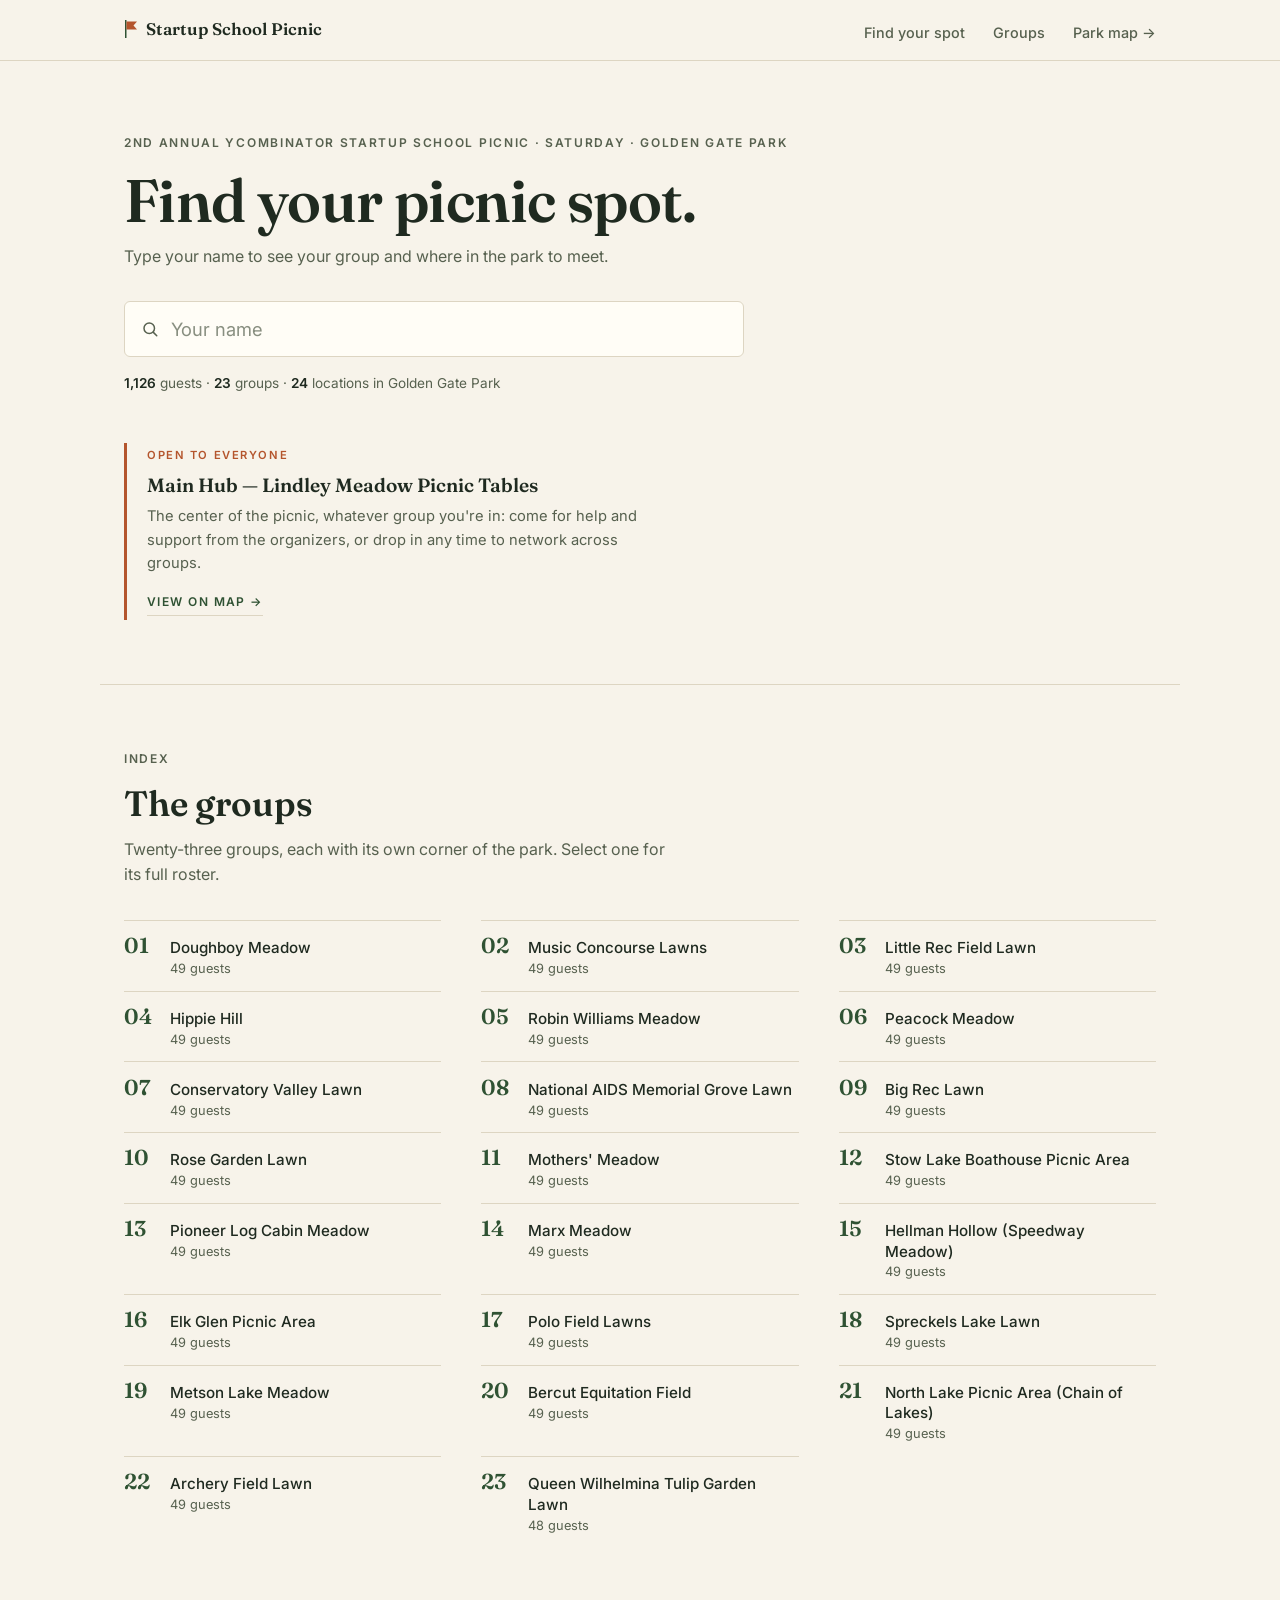
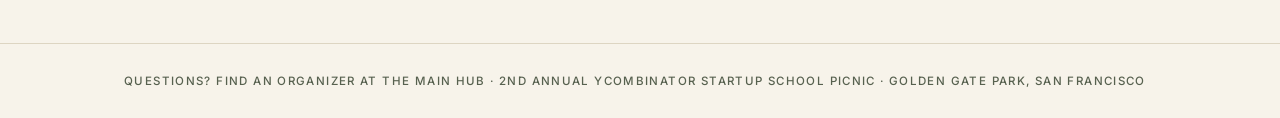
<file: index.html>
<!DOCTYPE html>
<html lang="en">
<head>
  <meta charset="UTF-8">
  <meta name="viewport" content="width=device-width, initial-scale=1.0">
  <meta name="color-scheme" content="light dark">
  <title>2nd Annual YCombinator Startup School Picnic</title>
  <link rel="preconnect" href="https://fonts.googleapis.com">
  <link rel="preconnect" href="https://fonts.gstatic.com" crossorigin>
  <link rel="stylesheet" href="https://fonts.googleapis.com/css2?family=Fraunces:opsz,wght@9..144,400;9..144,600;9..144,700&family=Inter:wght@400;500;600&display=swap">
  <link rel="stylesheet" href="./assets/styles.css">
  <link rel="icon" href="data:image/svg+xml,%3Csvg xmlns='http://www.w3.org/2000/svg' viewBox='0 0 100 100'%3E%3Crect x='24' y='8' width='7' height='84' fill='%232f5233'/%3E%3Cpath d='M31 14h50L66 33l15 19H31z' fill='%23b4552d'/%3E%3C/svg%3E">
</head>
<body>

  <header class="site-header">
    <nav class="nav" aria-label="Main navigation">
      <a class="nav-brand" href="./index.html">
        <svg class="nav-brand-mark" aria-hidden="true" width="14" height="18" viewBox="0 0 14 18" fill="none">
          <rect x="1" y="0" width="1.5" height="18" fill="currentColor"/>
          <path d="M2.5 1.5h10.5L9.5 5.5l3.5 4H2.5z" fill="var(--clay)"/>
        </svg>
        <span>Startup School Picnic</span>
      </a>
      <div class="nav-links">
        <a class="nav-link" href="#find">Find your spot</a>
        <a class="nav-link" href="#groups">Groups</a>
        <a class="nav-link" href="./map.html">Park map <span aria-hidden="true">&rarr;</span></a>
      </div>
    </nav>
  </header>

  <main>
    <!-- Guest lookup -->
    <section class="section section-find" id="find" aria-labelledby="find-heading">
      <p class="eyebrow">2nd Annual YCombinator Startup School Picnic &middot; Saturday &middot; Golden Gate Park</p>
      <h1 class="display" id="find-heading">Find your picnic spot.</h1>
      <p class="lede">Type your name to see your group and where in the park to meet.</p>

      <div class="search-wrap">
        <div class="search-box">
          <span class="search-icon" aria-hidden="true">
            <svg width="18" height="18" viewBox="0 0 24 24" fill="none" stroke="currentColor" stroke-width="2" stroke-linecap="round" stroke-linejoin="round"><circle cx="11" cy="11" r="7"/><line x1="21" y1="21" x2="16.5" y2="16.5"/></svg>
          </span>
          <input
            id="guest-search"
            class="search-input"
            type="search"
            placeholder="Your name"
            autocomplete="off"
            spellcheck="false"
            role="combobox"
            aria-expanded="false"
            aria-controls="search-results"
            aria-autocomplete="list"
            aria-label="Search guest names">
        </div>
        <ul class="search-results" id="search-results" role="listbox" aria-label="Matching guests" hidden></ul>
      </div>

      <p class="statline"><span id="stat-guests">1,126</span> guests &middot; <span id="stat-groups">23</span> groups &middot; <span id="stat-locations">24</span> locations in Golden Gate Park</p>

      <div class="guest-card-slot" id="guest-card-slot" aria-live="polite"></div>

      <aside class="hub-note" aria-label="Main Hub information">
        <p class="hub-note-label">Open to everyone</p>
        <p class="hub-note-title">Main Hub &mdash; Lindley Meadow Picnic Tables</p>
        <p class="hub-note-text">The center of the picnic, whatever group you're in: come for help and support from the organizers, or drop in any time to network across groups.</p>
        <a class="action" href="./map.html?loc=main">View on map <span aria-hidden="true">&rarr;</span></a>
      </aside>
    </section>

    <!-- Groups browser -->
    <section class="section" id="groups" aria-labelledby="groups-heading">
      <p class="eyebrow">Index</p>
      <h2 class="section-title" id="groups-heading">The groups</h2>
      <p class="lede">Twenty-three groups, each with its own corner of the park. Select one for its full roster.</p>
      <div class="groups-grid" id="groups-grid"></div>
    </section>
  </main>

  <!-- Group roster modal -->
  <div class="modal-overlay" id="group-modal" hidden>
    <div class="modal" role="dialog" aria-modal="true" aria-labelledby="modal-title">
      <button class="modal-close" id="modal-close" type="button" aria-label="Close">&times;</button>
      <div class="modal-body" id="modal-body"></div>
    </div>
  </div>

  <footer class="site-footer">
    <p class="footer-line">Questions? Find an organizer at the Main Hub &middot; 2nd Annual YCombinator Startup School Picnic &middot; Golden Gate Park, San Francisco</p>
  </footer>

  <!-- Data files (generated separately; page degrades gracefully if absent) -->
  <script src="./data/groups.data.js"></script>
  <script src="./data/locations.data.js"></script>
  <script src="./data/assignments.data.js"></script>
  <script src="./assets/app.js"></script>
</body>
</html>
</file>
<file: assets/styles.css>
/* ============================================================
   Startup School Picnic — main site
   Editorial field-guide styling. Fraunces display / Inter UI.
   ============================================================ */

/* The hidden attribute must always win, even over display rules like
   .modal-overlay's display:flex — otherwise the empty modal shows on load. */
[hidden] { display: none !important; }

:root {
  --paper: #f7f3ea;
  --ink: #1f2a20;
  --ink-2: #57614f;
  --pine: #2f5233;
  --pine-deep: #24402a;
  --clay: #b4552d;
  --line: #ddd5c2;
  --card: #fffdf6;

  --font-display: "Fraunces", Georgia, "Times New Roman", serif;
  --font-ui: "Inter", -apple-system, BlinkMacSystemFont, "Segoe UI", Roboto, sans-serif;

  --shadow: 0 2px 10px rgba(31, 42, 32, 0.07);
  --r-sm: 6px;
  --r-lg: 10px;
  --measure: 1080px;
}

@media (prefers-color-scheme: dark) {
  :root {
    --paper: #171a15;
    --ink: #e8e4d8;
    --ink-2: #a3a894;
    --pine: #7fae86;
    --pine-deep: #9cc4a2;
    --clay: #d97b4f;
    --line: #33382d;
    --card: #1f231c;
    --shadow: 0 2px 10px rgba(0, 0, 0, 0.35);
  }
}

* { box-sizing: border-box; }

html { scroll-behavior: smooth; }

body {
  margin: 0;
  font-family: var(--font-ui);
  font-size: 16px;
  background: var(--paper);
  color: var(--ink);
  line-height: 1.6;
  -webkit-font-smoothing: antialiased;
}

a { color: var(--pine); }

:focus-visible {
  outline: 2px solid var(--pine);
  outline-offset: 2px;
  border-radius: 2px;
}

::selection { background: var(--pine); color: var(--paper); }

/* ---------- Shared editorial devices ---------- */

.eyebrow {
  margin: 0 0 1rem;
  font-size: 0.75rem;
  font-weight: 600;
  text-transform: uppercase;
  letter-spacing: 0.14em;
  color: var(--ink-2);
}

.lede {
  margin: 0 0 2rem;
  color: var(--ink-2);
  max-width: 34rem;
}

.action {
  display: inline-block;
  font-family: var(--font-ui);
  font-size: 0.75rem;
  font-weight: 600;
  text-transform: uppercase;
  letter-spacing: 0.12em;
  color: var(--pine);
  background: none;
  border: none;
  padding: 0.25rem 0;
  cursor: pointer;
  text-decoration: none;
  border-bottom: 1px solid var(--line);
  transition: color 0.15s ease, border-color 0.15s ease;
}

.action:hover {
  color: var(--clay);
  border-bottom-color: var(--clay);
}

/* ---------- Header ---------- */

.site-header {
  border-bottom: 1px solid var(--line);
}

.nav {
  max-width: var(--measure);
  margin: 0 auto;
  padding: 1rem 1.5rem;
  display: flex;
  align-items: baseline;
  justify-content: space-between;
  gap: 1rem;
  flex-wrap: wrap;
}

.nav-brand {
  display: inline-flex;
  align-items: center;
  gap: 0.5rem;
  font-family: var(--font-display);
  font-weight: 600;
  font-size: 1.05rem;
  color: var(--ink);
  text-decoration: none;
}

.nav-brand-mark { color: var(--pine); flex-shrink: 0; }

.nav-links {
  display: flex;
  align-items: baseline;
  gap: 1.75rem;
  flex-wrap: wrap;
}

.nav-link {
  color: var(--ink-2);
  text-decoration: none;
  font-weight: 500;
  font-size: 0.9rem;
  transition: color 0.15s ease;
}

.nav-link:hover { color: var(--pine); }

/* ---------- Sections ---------- */

.section {
  max-width: var(--measure);
  margin: 0 auto;
  padding: 4rem 1.5rem;
}

.section + .section,
main .section:nth-of-type(n+2) {
  border-top: 1px solid var(--line);
}

.section-find { padding-top: 4.5rem; }

.display {
  margin: 0 0 0.75rem;
  font-family: var(--font-display);
  font-optical-sizing: auto;
  font-size: clamp(2.4rem, 6vw, 3.75rem);
  line-height: 1.05;
  font-weight: 600;
  letter-spacing: -0.01em;
  color: var(--ink);
}

.section-title {
  margin: 0 0 0.75rem;
  font-family: var(--font-display);
  font-optical-sizing: auto;
  font-size: clamp(1.6rem, 3.5vw, 2.2rem);
  line-height: 1.15;
  font-weight: 600;
  color: var(--ink);
}

/* ---------- Search ---------- */

.search-wrap {
  position: relative;
  max-width: 620px;
}

.search-box {
  display: flex;
  align-items: center;
  gap: 0.75rem;
  background: var(--card);
  border: 1px solid var(--line);
  border-radius: var(--r-sm);
  padding: 0 1rem;
  transition: border-color 0.15s ease;
}

.search-box:focus-within { border-color: var(--pine); }

.search-icon { color: var(--ink-2); display: inline-flex; }

.search-input {
  flex: 1;
  border: none;
  outline: none;
  background: transparent;
  font-family: var(--font-ui);
  font-size: 1.15rem;
  padding: 1rem 0;
  color: var(--ink);
  min-width: 0;
}

.search-input::placeholder { color: var(--ink-2); opacity: 0.7; }

.search-input::-webkit-search-cancel-button { -webkit-appearance: none; }

.search-results {
  position: absolute;
  z-index: 30;
  top: calc(100% + 0.5rem);
  left: 0;
  right: 0;
  margin: 0;
  padding: 0.25rem;
  list-style: none;
  background: var(--card);
  border: 1px solid var(--line);
  border-radius: var(--r-sm);
  box-shadow: var(--shadow);
  max-height: 22rem;
  overflow-y: auto;
}

.search-result {
  display: flex;
  align-items: baseline;
  justify-content: space-between;
  gap: 0.75rem;
  width: 100%;
  border: none;
  background: transparent;
  font-family: var(--font-ui);
  font-size: 0.95rem;
  text-align: left;
  padding: 0.6rem 0.75rem;
  border-radius: 4px;
  cursor: pointer;
  color: var(--ink);
}

.search-result:hover,
.search-result[aria-selected="true"] {
  background: var(--paper);
  color: var(--pine-deep);
}

.search-result mark {
  background: transparent;
  color: var(--clay);
  font-weight: 600;
}

.search-result-meta {
  color: var(--ink-2);
  font-size: 0.8rem;
  white-space: nowrap;
}

.search-empty {
  padding: 0.8rem 1rem;
  color: var(--ink-2);
  font-size: 0.9rem;
}

/* ---------- Stat line ---------- */

.statline {
  margin: 1rem 0 0;
  font-size: 0.85rem;
  color: var(--ink-2);
}

.statline span { font-weight: 600; color: var(--ink); }

/* ---------- Guest card ---------- */

.guest-card-slot { max-width: 620px; }

.guest-card {
  margin-top: 2rem;
  background: var(--card);
  border: 1px solid var(--line);
  border-radius: var(--r-lg);
  padding: 1.75rem 2rem 1.5rem;
  box-shadow: var(--shadow);
  animation: card-in 0.25s ease;
}

@keyframes card-in {
  from { opacity: 0; transform: translateY(4px); }
  to   { opacity: 1; transform: translateY(0); }
}

.guest-card-name {
  margin: 0 0 1.25rem;
  padding-bottom: 1rem;
  border-bottom: 1px solid var(--line);
  font-size: 0.95rem;
  font-weight: 500;
  color: var(--ink-2);
}

.guest-card-name strong { color: var(--ink); font-weight: 600; }

/* Location leads the card — biggest thing on it */
.guest-card-loc-label {
  margin: 0 0 0.35rem;
  font-size: 0.7rem;
  font-weight: 600;
  text-transform: uppercase;
  letter-spacing: 0.14em;
  color: var(--clay);
}

.guest-card-loc-name {
  margin: 0 0 0.5rem;
  font-family: var(--font-display);
  font-optical-sizing: auto;
  font-size: clamp(1.5rem, 4vw, 2rem);
  line-height: 1.15;
  font-weight: 600;
  color: var(--ink);
}

.guest-card-loc-desc {
  margin: 0 0 1.25rem;
  font-size: 0.92rem;
  color: var(--ink-2);
}

.guest-card-actions {
  display: flex;
  gap: 1.75rem;
  flex-wrap: wrap;
  padding-top: 0.25rem;
}

/* ---------- Main Hub note ---------- */

.hub-note {
  margin: 3rem 0 0;
  max-width: 620px;
  padding: 0.25rem 0 0.25rem 1.25rem;
  border-left: 3px solid var(--clay);
}

.hub-note-label {
  margin: 0 0 0.3rem;
  font-size: 0.7rem;
  font-weight: 600;
  text-transform: uppercase;
  letter-spacing: 0.14em;
  color: var(--clay);
}

.hub-note-title {
  margin: 0 0 0.3rem;
  font-family: var(--font-display);
  font-optical-sizing: auto;
  font-size: 1.2rem;
  font-weight: 600;
  color: var(--ink);
}

.hub-note-text {
  margin: 0 0 0.75rem;
  color: var(--ink-2);
  font-size: 0.92rem;
  max-width: 32rem;
}

/* ---------- Groups index ---------- */

.groups-grid {
  display: grid;
  grid-template-columns: repeat(auto-fill, minmax(230px, 1fr));
  gap: 0 2.5rem;
}

.group-card {
  display: flex;
  align-items: baseline;
  gap: 0.9rem;
  width: 100%;
  font-family: var(--font-ui);
  text-align: left;
  background: transparent;
  border: none;
  border-top: 1px solid var(--line);
  border-radius: 0;
  padding: 0.9rem 0.25rem 0.9rem 0;
  cursor: pointer;
  color: var(--ink);
  transition: color 0.15s ease;
}

.group-card:hover .group-card-loc { color: var(--clay); }

.group-card-num {
  font-family: var(--font-display);
  font-optical-sizing: auto;
  font-size: 1.35rem;
  font-weight: 600;
  line-height: 1;
  color: var(--pine);
  min-width: 2rem;
}

.group-card-body { min-width: 0; }

.group-card-loc {
  display: block;
  font-size: 0.95rem;
  font-weight: 500;
  line-height: 1.35;
  color: var(--ink);
  transition: color 0.15s ease;
}

.group-card-size {
  display: block;
  margin-top: 0.15rem;
  font-size: 0.8rem;
  color: var(--ink-2);
}

/* ---------- Modal ---------- */

.modal-overlay {
  position: fixed;
  inset: 0;
  z-index: 50;
  background: rgba(23, 26, 21, 0.5);
  backdrop-filter: blur(2px);
  display: flex;
  align-items: center;
  justify-content: center;
  padding: 1.25rem;
}

@media (prefers-color-scheme: dark) {
  .modal-overlay { background: rgba(0, 0, 0, 0.6); }
}

.modal {
  position: relative;
  background: var(--card);
  border: 1px solid var(--line);
  border-radius: var(--r-lg);
  box-shadow: var(--shadow);
  width: min(640px, 100%);
  max-height: min(82vh, 44rem);
  overflow-y: auto;
  animation: card-in 0.2s ease;
}

.modal-close {
  position: sticky;
  top: 1rem;
  float: right;
  margin: 1rem 1rem 0 0;
  width: 2rem;
  height: 2rem;
  border-radius: var(--r-sm);
  border: 1px solid var(--line);
  background: var(--card);
  color: var(--ink-2);
  font-size: 1.2rem;
  line-height: 1;
  cursor: pointer;
  z-index: 2;
  transition: color 0.15s ease, border-color 0.15s ease;
}

.modal-close:hover { color: var(--ink); border-color: var(--pine); }

.modal-body { padding: 2rem 2rem 1.75rem; }

.modal-group-name {
  margin: 0 0 0.2rem;
  font-family: var(--font-display);
  font-optical-sizing: auto;
  font-size: 1.75rem;
  line-height: 1.15;
  font-weight: 600;
}

.modal-group-meta {
  margin: 0 0 1.25rem;
  color: var(--ink-2);
  font-size: 0.9rem;
}

.modal-loc {
  padding: 1rem 0 1.25rem;
  border-top: 1px solid var(--line);
  margin-bottom: 1.5rem;
}

.modal-loc-name {
  margin: 0 0 0.25rem;
  font-family: var(--font-display);
  font-optical-sizing: auto;
  font-size: 1.15rem;
  font-weight: 600;
  color: var(--ink);
}

.modal-loc-desc {
  margin: 0 0 0.75rem;
  font-size: 0.92rem;
  color: var(--ink-2);
}

.modal-loc-desc:last-child { margin-bottom: 0; }

.roster-title {
  margin: 0 0 0.75rem;
  font-size: 0.7rem;
  font-weight: 600;
  text-transform: uppercase;
  letter-spacing: 0.14em;
  color: var(--ink-2);
}

.roster {
  margin: 0;
  padding: 0;
  list-style: none;
  columns: 2;
  column-gap: 2.5rem;
}

.roster li {
  padding: 0.3rem 0;
  border-bottom: 1px solid var(--line);
  break-inside: avoid;
  font-size: 0.9rem;
}

.roster li.roster-highlight {
  color: var(--clay);
  font-weight: 600;
}

@media (max-width: 560px) {
  .roster { columns: 1; }
}

/* ---------- Empty / missing-data notice ---------- */

.data-notice {
  margin-top: 2rem;
  border-left: 3px solid var(--clay);
  padding: 0.25rem 0 0.25rem 1.25rem;
  color: var(--ink-2);
  max-width: 620px;
  font-size: 0.95rem;
}

.data-notice strong { color: var(--clay); font-weight: 600; }

/* ---------- Footer ---------- */

.site-footer {
  border-top: 1px solid var(--line);
  margin-top: 2rem;
}

.footer-line {
  max-width: var(--measure);
  margin: 0 auto;
  padding: 1.75rem 1.5rem;
  font-size: 0.72rem;
  font-weight: 500;
  text-transform: uppercase;
  letter-spacing: 0.12em;
  color: var(--ink-2);
}

/* ---------- Responsive tweaks ---------- */

@media (max-width: 640px) {
  .section { padding: 2.75rem 1.25rem; }
  .section-find { padding-top: 3rem; }
  .guest-card { padding: 1.5rem 1.25rem 1.25rem; }
  .modal-body { padding: 1.5rem 1.25rem 1.25rem; }
}

/* ---------- Reduced motion ---------- */

@media (prefers-reduced-motion: reduce) {
  html { scroll-behavior: auto; }
  .guest-card, .modal { animation: none; }
  * { transition: none !important; }
}
</file>
